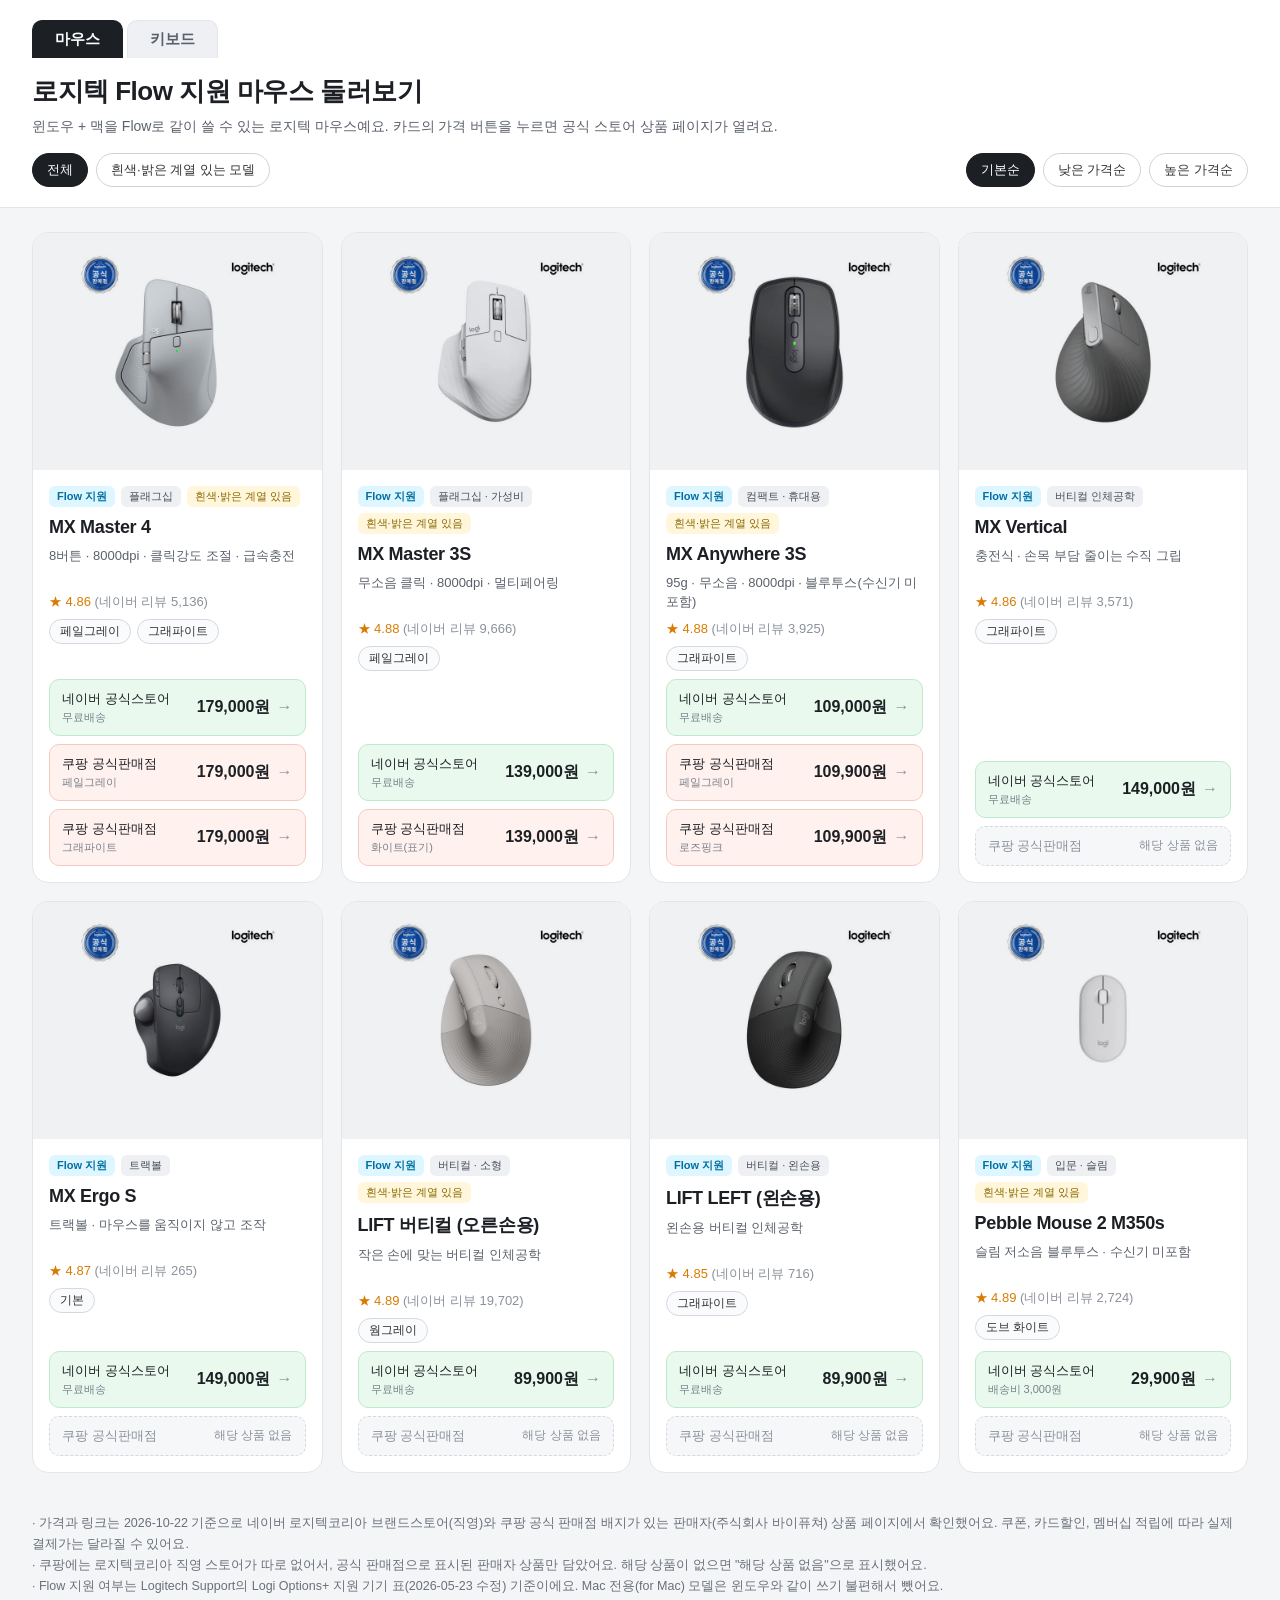
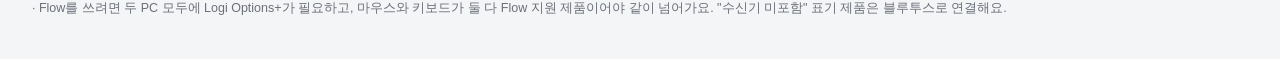
<file: pages/logi-flow-202610/v1/logitech_flow_mouse.html>
<!doctype html><html lang="ko"><head><meta charset="utf-8"><meta name="viewport" content="width=device-width,initial-scale=1"><title>로지텍 Flow 지원 마우스 둘러보기</title><style>*{box-sizing:border-box}body{margin:0;font-family:-apple-system,BlinkMacSystemFont,'Apple SD Gothic Neo','Pretendard','Noto Sans KR',sans-serif;background:#f4f5f7;color:#1c1f24}
header{background:#fff;border-bottom:1px solid #e3e5e9;padding:28px 32px 20px}h1{margin:0 0 6px;font-size:26px;letter-spacing:-.5px}.sub{color:#5b616b;font-size:14px;line-height:1.6;max-width:900px}
.bar{display:flex;gap:8px;flex-wrap:wrap;margin-top:16px;align-items:center}.bar button{border:1px solid #cfd3d9;background:#fff;border-radius:999px;padding:7px 14px;font-size:13px;cursor:pointer;color:#333}.bar button.on{background:#1c1f24;color:#fff;border-color:#1c1f24}.bar .sp{flex:1}
main{max-width:1280px;margin:0 auto;padding:24px 32px 40px;display:grid;grid-template-columns:repeat(auto-fill,minmax(290px,1fr));gap:18px}
.card{background:#fff;border:1px solid #e3e5e9;border-radius:16px;overflow:hidden;display:flex;flex-direction:column}.imgbox{background:#f0f1f3;aspect-ratio:1/0.82;display:flex;align-items:center;justify-content:center}.imgbox img{max-width:82%;max-height:88%;object-fit:contain;mix-blend-mode:multiply}
.body{padding:16px;display:flex;flex-direction:column;gap:8px;flex:1}.tags{display:flex;gap:6px;flex-wrap:wrap}.tags span{font-size:11px;padding:3px 8px;border-radius:6px;background:#eef0f3;color:#4a505a}.tags .flow{background:#00b8fc22;color:#006fa1;font-weight:600}.tags .w{background:#fff6dc;color:#8a6a00}
h3{margin:2px 0 0;font-size:18px;letter-spacing:-.3px}.spec{margin:0;color:#5b616b;font-size:13px;line-height:1.5;min-height:39px}.rate{font-size:13px;color:#d97b00}.rate span{color:#8b919b}
.chips{display:flex;gap:6px;flex-wrap:wrap}.chip{font-size:12px;border:1px solid #d5d9df;border-radius:999px;padding:3px 10px;color:#333;text-decoration:none;background:#fafbfc}.chip:hover{background:#eef0f3}
.row{display:flex;justify-content:space-between;align-items:center;gap:8px;border-radius:10px;padding:10px 12px;text-decoration:none;color:inherit;font-size:13px}.row small{display:block;color:#7a808a;font-size:11px;margin-top:2px}.row .pr{font-weight:700;font-size:16px;white-space:nowrap}.row .pr i{font-style:normal;margin-left:6px;color:#8b919b}
.nv{background:#e9f9ee;border:1px solid #bfe9cb;margin-top:auto}.cp{background:#fff1ee;border:1px solid #f6c9bf}.none{background:#f6f7f9;border:1px dashed #d5d9df;color:#8b919b}.dim{font-weight:400!important;font-size:12px!important}.row:not(.none):hover{filter:brightness(.97)}
footer{max-width:1280px;margin:0 auto;padding:0 32px 40px;color:#6a7079;font-size:12.5px;line-height:1.7}.tabs{display:flex;gap:4px;margin:-8px 0 16px}.tabs a{padding:9px 22px;border-radius:10px 10px 0 0;font-size:15px;font-weight:600;text-decoration:none;color:#5b616b;background:#eef0f3;border:1px solid #e3e5e9;border-bottom:none}.tabs a.on{background:#1c1f24;color:#fff;border-color:#1c1f24}.tabs a:not(.on):hover{background:#e2e5e9}</style></head><body>
<header><div class="tabs"><a href="./logitech_flow_mouse.html" class="on">마우스</a><a href="./logitech_flow_keyboard.html">키보드</a></div><h1>로지텍 Flow 지원 마우스 둘러보기</h1><div class="sub">윈도우 + 맥을 Flow로 같이 쓸 수 있는 로지텍 마우스예요. 카드의 가격 버튼을 누르면 공식 스토어 상품 페이지가 열려요.</div>
<div class="bar"><button data-f="all" class="on">전체</button><button data-f="white">흰색·밝은 계열 있는 모델</button><span class="sp"></span><button data-s="def" class="on">기본순</button><button data-s="asc">낮은 가격순</button><button data-s="desc">높은 가격순</button></div></header>
<main><article class="card" data-white="1" data-numpad="1" data-price="179000">
 <div class="imgbox"><img src="[data-uri]" alt="MX Master 4"></div>
 <div class="body"><div class="tags"><span class="flow">Flow 지원</span><span class="tag">플래그십</span><span class="tag w">흰색·밝은 계열 있음</span></div>
 <h3>MX Master 4</h3><p class="spec">8버튼 · 8000dpi · 클릭강도 조절 · 급속충전</p>
 <div class="rate">★ 4.86 <span>(네이버 리뷰 5,136)</span></div>
 <div class="chips"><a class="chip" href="https://brand.naver.com/logitech/products/12381299670" target="_blank" rel="noopener">페일그레이</a><a class="chip" href="https://brand.naver.com/logitech/products/12381299669" target="_blank" rel="noopener">그래파이트</a></div>
 <a class="row nv" href="https://brand.naver.com/logitech/products/12381299670" target="_blank" rel="noopener"><span class="shop">네이버 공식스토어<small>무료배송</small></span><span class="pr">179,000원<i>→</i></span></a>
 <a class="row cp" href="https://www.coupang.com/vp/products/9654611722" target="_blank" rel="noopener"><span class="shop">쿠팡 공식판매점<small>페일그레이</small></span><span class="pr">179,000원<i>→</i></span></a><a class="row cp" href="https://www.coupang.com/vp/products/9101803314" target="_blank" rel="noopener"><span class="shop">쿠팡 공식판매점<small>그래파이트</small></span><span class="pr">179,000원<i>→</i></span></a>
 </div></article>
<article class="card" data-white="1" data-numpad="1" data-price="139000">
 <div class="imgbox"><img src="[data-uri]" alt="MX Master 3S"></div>
 <div class="body"><div class="tags"><span class="flow">Flow 지원</span><span class="tag">플래그십 · 가성비</span><span class="tag w">흰색·밝은 계열 있음</span></div>
 <h3>MX Master 3S</h3><p class="spec">무소음 클릭 · 8000dpi · 멀티페어링</p>
 <div class="rate">★ 4.88 <span>(네이버 리뷰 9,666)</span></div>
 <div class="chips"><a class="chip" href="https://brand.naver.com/logitech/products/11659838773" target="_blank" rel="noopener">페일그레이</a></div>
 <a class="row nv" href="https://brand.naver.com/logitech/products/11659838773" target="_blank" rel="noopener"><span class="shop">네이버 공식스토어<small>무료배송</small></span><span class="pr">139,000원<i>→</i></span></a>
 <a class="row cp" href="https://www.coupang.com/vp/products/8490386666" target="_blank" rel="noopener"><span class="shop">쿠팡 공식판매점<small>화이트(표기)</small></span><span class="pr">139,000원<i>→</i></span></a>
 </div></article>
<article class="card" data-white="1" data-numpad="1" data-price="109000">
 <div class="imgbox"><img src="[data-uri]" alt="MX Anywhere 3S"></div>
 <div class="body"><div class="tags"><span class="flow">Flow 지원</span><span class="tag">컴팩트 · 휴대용</span><span class="tag w">흰색·밝은 계열 있음</span></div>
 <h3>MX Anywhere 3S</h3><p class="spec">95g · 무소음 · 8000dpi · 블루투스(수신기 미포함)</p>
 <div class="rate">★ 4.88 <span>(네이버 리뷰 3,925)</span></div>
 <div class="chips"><a class="chip" href="https://brand.naver.com/logitech/products/8669034694" target="_blank" rel="noopener">그래파이트</a></div>
 <a class="row nv" href="https://brand.naver.com/logitech/products/8669034694" target="_blank" rel="noopener"><span class="shop">네이버 공식스토어<small>무료배송</small></span><span class="pr">109,000원<i>→</i></span></a>
 <a class="row cp" href="https://www.coupang.com/vp/products/7398392375" target="_blank" rel="noopener"><span class="shop">쿠팡 공식판매점<small>페일그레이</small></span><span class="pr">109,900원<i>→</i></span></a><a class="row cp" href="https://www.coupang.com/vp/products/9654611725" target="_blank" rel="noopener"><span class="shop">쿠팡 공식판매점<small>로즈핑크</small></span><span class="pr">109,900원<i>→</i></span></a>
 </div></article>
<article class="card" data-white="0" data-numpad="1" data-price="149000">
 <div class="imgbox"><img src="[data-uri]" alt="MX Vertical"></div>
 <div class="body"><div class="tags"><span class="flow">Flow 지원</span><span class="tag">버티컬 인체공학</span></div>
 <h3>MX Vertical</h3><p class="spec">충전식 · 손목 부담 줄이는 수직 그립</p>
 <div class="rate">★ 4.86 <span>(네이버 리뷰 3,571)</span></div>
 <div class="chips"><a class="chip" href="https://brand.naver.com/logitech/products/6062679486" target="_blank" rel="noopener">그래파이트</a></div>
 <a class="row nv" href="https://brand.naver.com/logitech/products/6062679486" target="_blank" rel="noopener"><span class="shop">네이버 공식스토어<small>무료배송</small></span><span class="pr">149,000원<i>→</i></span></a>
 <div class="row none"><span class="shop">쿠팡 공식판매점</span><span class="pr dim">해당 상품 없음</span></div>
 </div></article>
<article class="card" data-white="0" data-numpad="1" data-price="149000">
 <div class="imgbox"><img src="[data-uri]" alt="MX Ergo S"></div>
 <div class="body"><div class="tags"><span class="flow">Flow 지원</span><span class="tag">트랙볼</span></div>
 <h3>MX Ergo S</h3><p class="spec">트랙볼 · 마우스를 움직이지 않고 조작</p>
 <div class="rate">★ 4.87 <span>(네이버 리뷰 265)</span></div>
 <div class="chips"><a class="chip" href="https://brand.naver.com/logitech/products/10837865616" target="_blank" rel="noopener">기본</a></div>
 <a class="row nv" href="https://brand.naver.com/logitech/products/10837865616" target="_blank" rel="noopener"><span class="shop">네이버 공식스토어<small>무료배송</small></span><span class="pr">149,000원<i>→</i></span></a>
 <div class="row none"><span class="shop">쿠팡 공식판매점</span><span class="pr dim">해당 상품 없음</span></div>
 </div></article>
<article class="card" data-white="1" data-numpad="1" data-price="89900">
 <div class="imgbox"><img src="[data-uri]" alt="LIFT 버티컬 (오른손용)"></div>
 <div class="body"><div class="tags"><span class="flow">Flow 지원</span><span class="tag">버티컬 · 소형</span><span class="tag w">흰색·밝은 계열 있음</span></div>
 <h3>LIFT 버티컬 (오른손용)</h3><p class="spec">작은 손에 맞는 버티컬 인체공학</p>
 <div class="rate">★ 4.89 <span>(네이버 리뷰 19,702)</span></div>
 <div class="chips"><a class="chip" href="https://brand.naver.com/logitech/products/13171749178" target="_blank" rel="noopener">웜그레이</a></div>
 <a class="row nv" href="https://brand.naver.com/logitech/products/13171749178" target="_blank" rel="noopener"><span class="shop">네이버 공식스토어<small>무료배송</small></span><span class="pr">89,900원<i>→</i></span></a>
 <div class="row none"><span class="shop">쿠팡 공식판매점</span><span class="pr dim">해당 상품 없음</span></div>
 </div></article>
<article class="card" data-white="0" data-numpad="1" data-price="89900">
 <div class="imgbox"><img src="[data-uri]" alt="LIFT LEFT (왼손용)"></div>
 <div class="body"><div class="tags"><span class="flow">Flow 지원</span><span class="tag">버티컬 · 왼손용</span></div>
 <h3>LIFT LEFT (왼손용)</h3><p class="spec">왼손용 버티컬 인체공학</p>
 <div class="rate">★ 4.85 <span>(네이버 리뷰 716)</span></div>
 <div class="chips"><a class="chip" href="https://brand.naver.com/logitech/products/10045976690" target="_blank" rel="noopener">그래파이트</a></div>
 <a class="row nv" href="https://brand.naver.com/logitech/products/10045976690" target="_blank" rel="noopener"><span class="shop">네이버 공식스토어<small>무료배송</small></span><span class="pr">89,900원<i>→</i></span></a>
 <div class="row none"><span class="shop">쿠팡 공식판매점</span><span class="pr dim">해당 상품 없음</span></div>
 </div></article>
<article class="card" data-white="1" data-numpad="1" data-price="29900">
 <div class="imgbox"><img src="[data-uri]" alt="Pebble Mouse 2 M350s"></div>
 <div class="body"><div class="tags"><span class="flow">Flow 지원</span><span class="tag">입문 · 슬림</span><span class="tag w">흰색·밝은 계열 있음</span></div>
 <h3>Pebble Mouse 2 M350s</h3><p class="spec">슬림 저소음 블루투스 · 수신기 미포함</p>
 <div class="rate">★ 4.89 <span>(네이버 리뷰 2,724)</span></div>
 <div class="chips"><a class="chip" href="https://brand.naver.com/logitech/products/11630786760" target="_blank" rel="noopener">도브 화이트</a></div>
 <a class="row nv" href="https://brand.naver.com/logitech/products/11630786760" target="_blank" rel="noopener"><span class="shop">네이버 공식스토어<small>배송비 3,000원</small></span><span class="pr">29,900원<i>→</i></span></a>
 <div class="row none"><span class="shop">쿠팡 공식판매점</span><span class="pr dim">해당 상품 없음</span></div>
 </div></article></main>
<footer>· 가격과 링크는 2026-10-22 기준으로 네이버 로지텍코리아 브랜드스토어(직영)와 쿠팡 공식 판매점 배지가 있는 판매자(주식회사 바이퓨쳐) 상품 페이지에서 확인했어요. 쿠폰, 카드할인, 멤버십 적립에 따라 실제 결제가는 달라질 수 있어요.<br>
· 쿠팡에는 로지텍코리아 직영 스토어가 따로 없어서, 공식 판매점으로 표시된 판매자 상품만 담았어요. 해당 상품이 없으면 "해당 상품 없음"으로 표시했어요.<br>
· Flow 지원 여부는 Logitech Support의 Logi Options+ 지원 기기 표(2026-05-23 수정) 기준이에요. Mac 전용(for Mac) 모델은 윈도우와 같이 쓰기 불편해서 뺐어요.<br>
· Flow를 쓰려면 두 PC 모두에 Logi Options+가 필요하고, 마우스와 키보드가 둘 다 Flow 지원 제품이어야 같이 넘어가요. "수신기 미포함" 표기 제품은 블루투스로 연결해요.</footer>
<script>const bs=document.querySelectorAll('.bar button[data-f]');const cards=[...document.querySelectorAll('.card')];let f='all',s='def';const main=document.querySelector('main');const orig=[...cards];
function apply(){let list=[...orig];if(s==='asc')list.sort((a,b)=>a.dataset.price-b.dataset.price);if(s==='desc')list.sort((a,b)=>b.dataset.price-a.dataset.price);list.forEach(c=>{main.appendChild(c);c.style.display=(f==='all'||(f==='white'&&c.dataset.white==='1')||(f==='numpad'&&c.dataset.numpad==='1'))?'':'none'});}
document.querySelectorAll('.bar button').forEach(b=>b.onclick=()=>{if(b.dataset.f){f=b.dataset.f;bs.forEach(x=>x.classList.toggle('on',x===b))}if(b.dataset.s){s=b.dataset.s;document.querySelectorAll('.bar button[data-s]').forEach(x=>x.classList.toggle('on',x===b))}apply()});</script></body></html>
</file>
